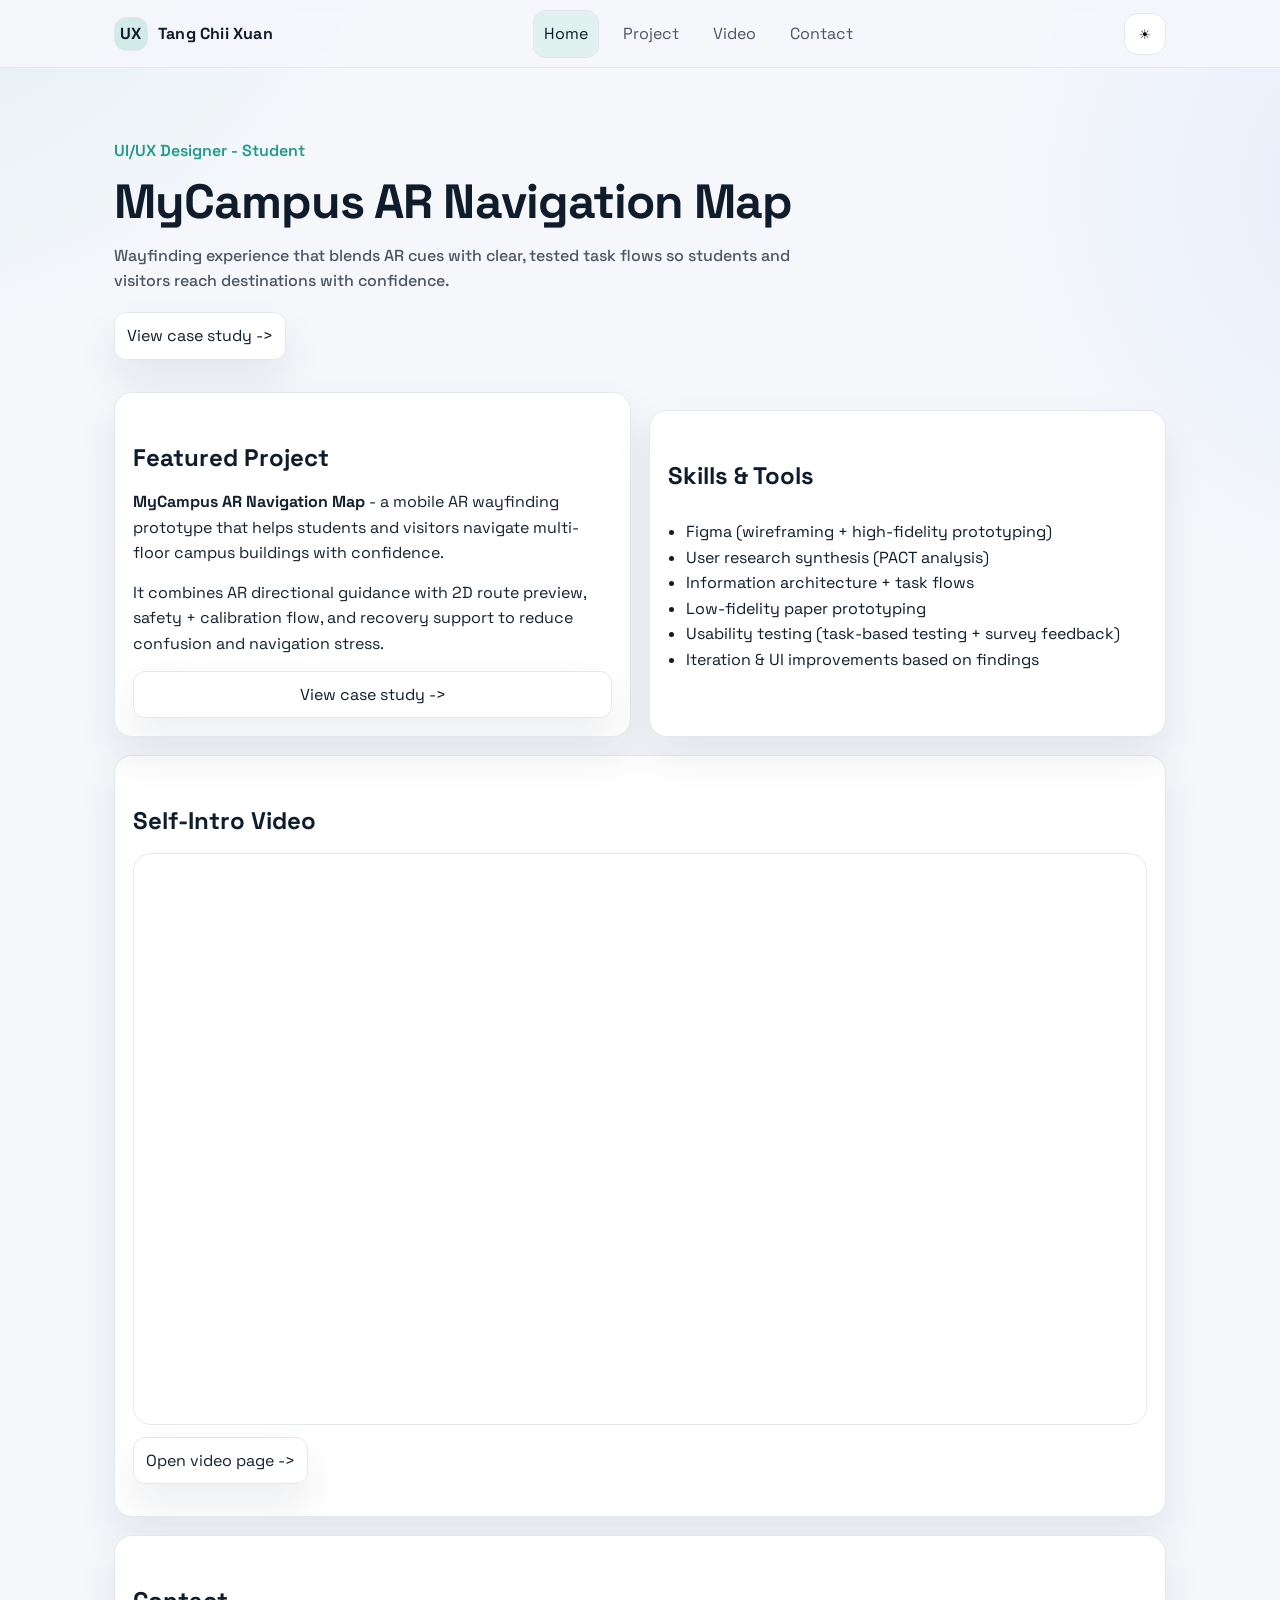
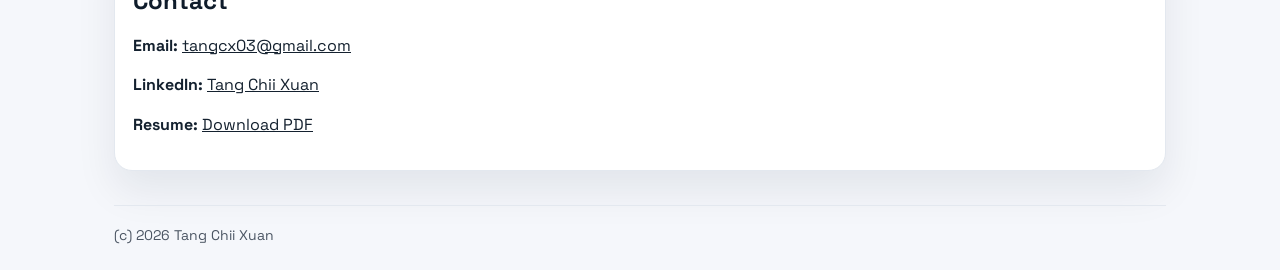
<file: index.html>
<!doctype html>
<html lang="en">
<head>
  <meta charset="utf-8" />
  <meta name="viewport" content="width=device-width, initial-scale=1" />
  <title>Tang Chii Xuan | UX Portfolio</title>
  <meta name="description" content="UX Portfolio website" />
  <link rel="stylesheet" href="styles.css" />
</head>

<body>
  <a class="skip-link" href="#main">Skip to content</a>

  <header class="site-header">
    <div class="container navbar">
      <a class="brand" href="index.html">
        <span class="brand-badge">UX</span>
        <span>Tang Chii Xuan</span>
      </a>

      <nav class="nav-links" aria-label="Primary navigation">
        <a data-nav href="index.html">Home</a>
        <a data-nav href="project-mycampus.html">Project</a>
        <a data-nav href="video.html">Video</a>
        <a data-nav href="contact.html">Contact</a>
      </nav>

      <div class="nav-actions">
        <button id="themeToggle" class="icon-btn" type="button" aria-label="Toggle theme">&#9728;</button>
        <button id="mobileToggle" class="icon-btn mobile-toggle" type="button" aria-label="Open menu" aria-expanded="false">&#9776;</button>
      </div>
    </div>

    <div id="mobilePanel" class="mobile-panel" aria-label="Mobile navigation">
      <div class="container">
        <a data-nav href="index.html">Home</a>
        <a data-nav href="project-mycampus.html">Project</a>
        <a data-nav href="video.html">Video</a>
        <a data-nav href="contact.html">Contact</a>
      </div>
    </div>
  </header>

  <main id="main" class="container">
    <section class="hero section" id="top">
      <div class="hero-grid">
        <div class="hero-panel">
          <p class="kicker">UI/UX Designer - Student</p>
          <h1 class="no-wrap">MyCampus AR Navigation Map</h1>
          <p class="hero-subtitle">
            Wayfinding experience that blends AR cues with clear, tested task flows so students and visitors reach destinations with confidence.
          </p>
          <div style="margin-top:18px;">
            <a class="btn" href="project-mycampus.html">View case study -></a>
          </div>
        </div>
      </div>
    </section>

    <div class="grid">
      <section class="card section" id="featured">
        <h2>Featured Project</h2>
        <p><strong>MyCampus AR Navigation Map</strong> - a mobile AR wayfinding prototype that helps students and visitors navigate multi-floor campus buildings with confidence.</p>
        <p>It combines AR directional guidance with 2D route preview, safety + calibration flow, and recovery support to reduce confusion and navigation stress.</p>
        <a class="btn" href="project-mycampus.html">View case study -></a>
      </section>

      <aside class="card section" id="skills">
        <h2>Skills &amp; Tools</h2>
        <ul>
          <li>Figma (wireframing + high-fidelity prototyping)</li>
          <li>User research synthesis (PACT analysis)</li>
          <li>Information architecture + task flows</li>
          <li>Low-fidelity paper prototyping</li>
          <li>Usability testing (task-based testing + survey feedback)</li>
          <li>Iteration & UI improvements based on findings</li>
        </ul>
      </aside>
    </div>

    <section class="card section" id="video">
      <h2>Self-Intro Video</h2>

      <div class="video-wrap" aria-label="Video embed">
        <iframe
          title="Self introduction video"
          src="https://www.youtube.com/embed/YOUR_VIDEO_ID"
          allow="accelerometer; autoplay; clipboard-write; encrypted-media; gyroscope; picture-in-picture"
          allowfullscreen></iframe>
      </div>

      <p style="margin-top:12px;">
        <a class="btn" href="video.html">Open video page -></a>
      </p>
    </section>

    <section class="card section" id="contact">
      <h2>Contact</h2>
      <p><strong>Email:</strong> <a href="tangcx03@gmail.com">tangcx03@gmail.com</a></p>
      <p><strong>LinkedIn:</strong> <a href="https://www.linkedin.com/in/chii-xuan-tang-4b27a32a1/" target="_blank" rel="noreferrer">Tang Chii Xuan</a></p>
      <p><strong>Resume:</strong> <a href="https://drive.google.com/file/d/1pa0JJZg_L-vephCv5WmP6ZIYGIN4iDEw/view?usp=sharing" target="_blank" rel="noreferrer">Download PDF</a></p>
    </section>

    <footer class="footer">(c) <span id="year"></span> Tang Chii Xuan</footer>
  </main>

  <button id="backToTop" class="top-btn" type="button" aria-label="Back to top">Top</button>

  <script src="main.js"></script>
  <script>
    document.getElementById("year").textContent = new Date().getFullYear();
  </script>
</body>
</html>
</file>
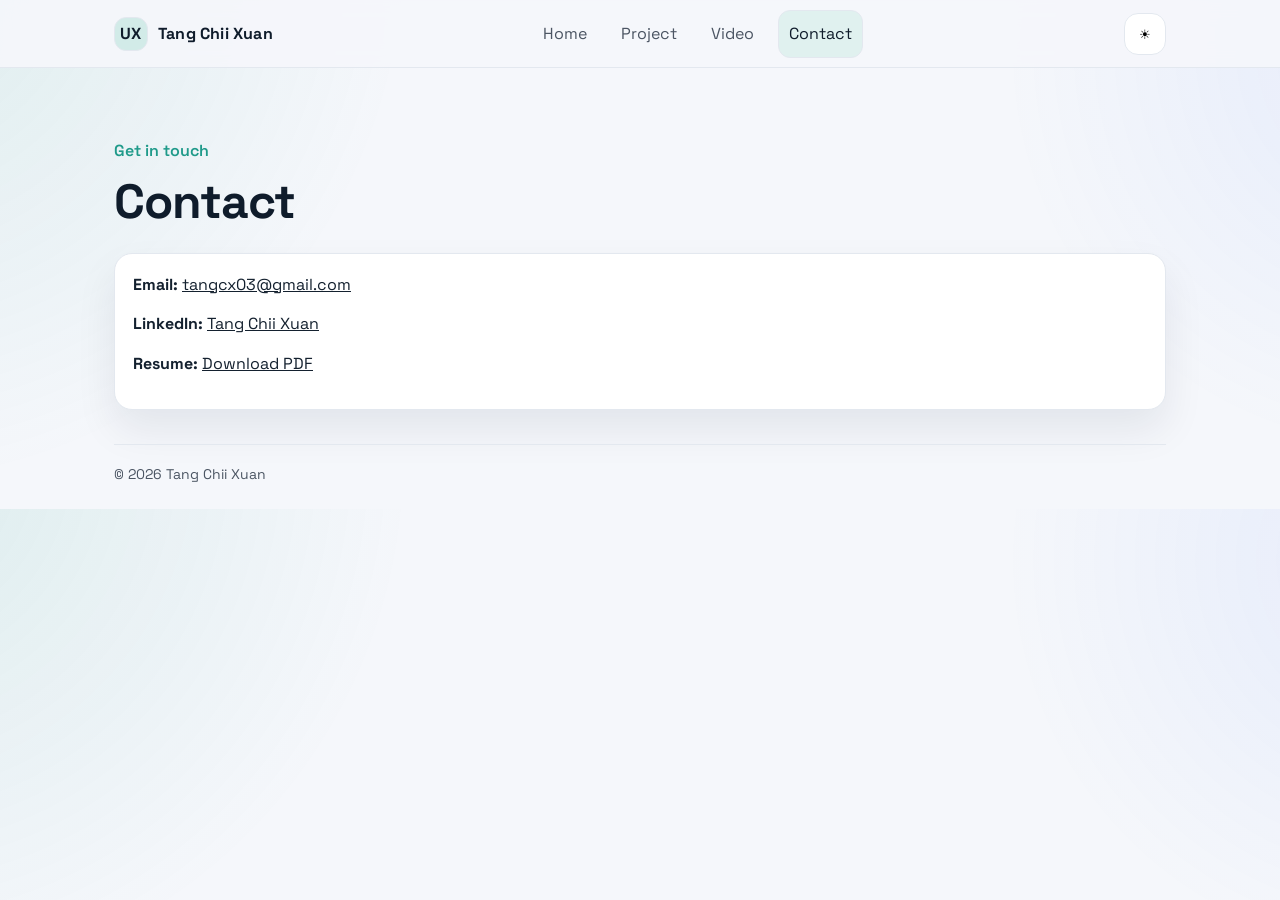
<file: contact.html>
<!doctype html>
<html lang="en">
<head>
  <meta charset="utf-8" />
  <meta name="viewport" content="width=device-width, initial-scale=1" />
  <title>Contact — UX Portfolio</title>
  <link rel="stylesheet" href="styles.css" />
</head>

<body>
  <a class="skip-link" href="#main">Skip to content</a>

  <header class="site-header">
    <div class="container navbar">
      <a class="brand" href="index.html">
        <span class="brand-badge">UX</span>
        <span>Tang Chii Xuan</span>
      </a>

      <nav class="nav-links" aria-label="Primary navigation">
        <a data-nav href="index.html">Home</a>
        <a data-nav href="project-mycampus.html">Project</a>
        <a data-nav href="video.html">Video</a>
        <a data-nav href="contact.html">Contact</a>
      </nav>

      <div class="nav-actions">
        <button id="themeToggle" class="icon-btn" type="button" aria-label="Toggle theme">&#9728;</button>
        <button id="mobileToggle" class="icon-btn mobile-toggle" type="button" aria-label="Open menu" aria-expanded="false">&#9776;</button>
      </div>
    </div>

    <div id="mobilePanel" class="mobile-panel" aria-label="Mobile navigation">
      <div class="container">
        <a data-nav href="index.html">Home</a>
        <a data-nav href="project-mycampus.html">Project</a>
        <a data-nav href="video.html">Video</a>
        <a data-nav href="contact.html">Contact</a>
      </div>
    </div>
  </header>

  <main id="main" class="container">
    <section class="hero">
      <p class="kicker">Get in touch</p>
      <h1>Contact</h1>
    </section>

    <section class="card">
      <p><strong>Email:</strong> <a href="tangcx03@gmail.com">tangcx03@gmail.com</a></p>
      <p><strong>LinkedIn:</strong> <a href="https://www.linkedin.com/in/chii-xuan-tang-4b27a32a1/" target="_blank" rel="noreferrer">Tang Chii Xuan</a></p>
      <p><strong>Resume:</strong> <a href="https://drive.google.com/file/d/1pa0JJZg_L-vephCv5WmP6ZIYGIN4iDEw/view?usp=sharing" target="_blank" rel="noreferrer">Download PDF</a></p>
    </section>

    <footer class="footer">© <span id="year"></span> Tang Chii Xuan</footer>
  </main>

  <button id="backToTop" class="top-btn" type="button" aria-label="Back to top">↑</button>

  <script src="main.js"></script>
  <script>
    document.getElementById("year").textContent = new Date().getFullYear();
  </script>
</body>
</html>
</file>
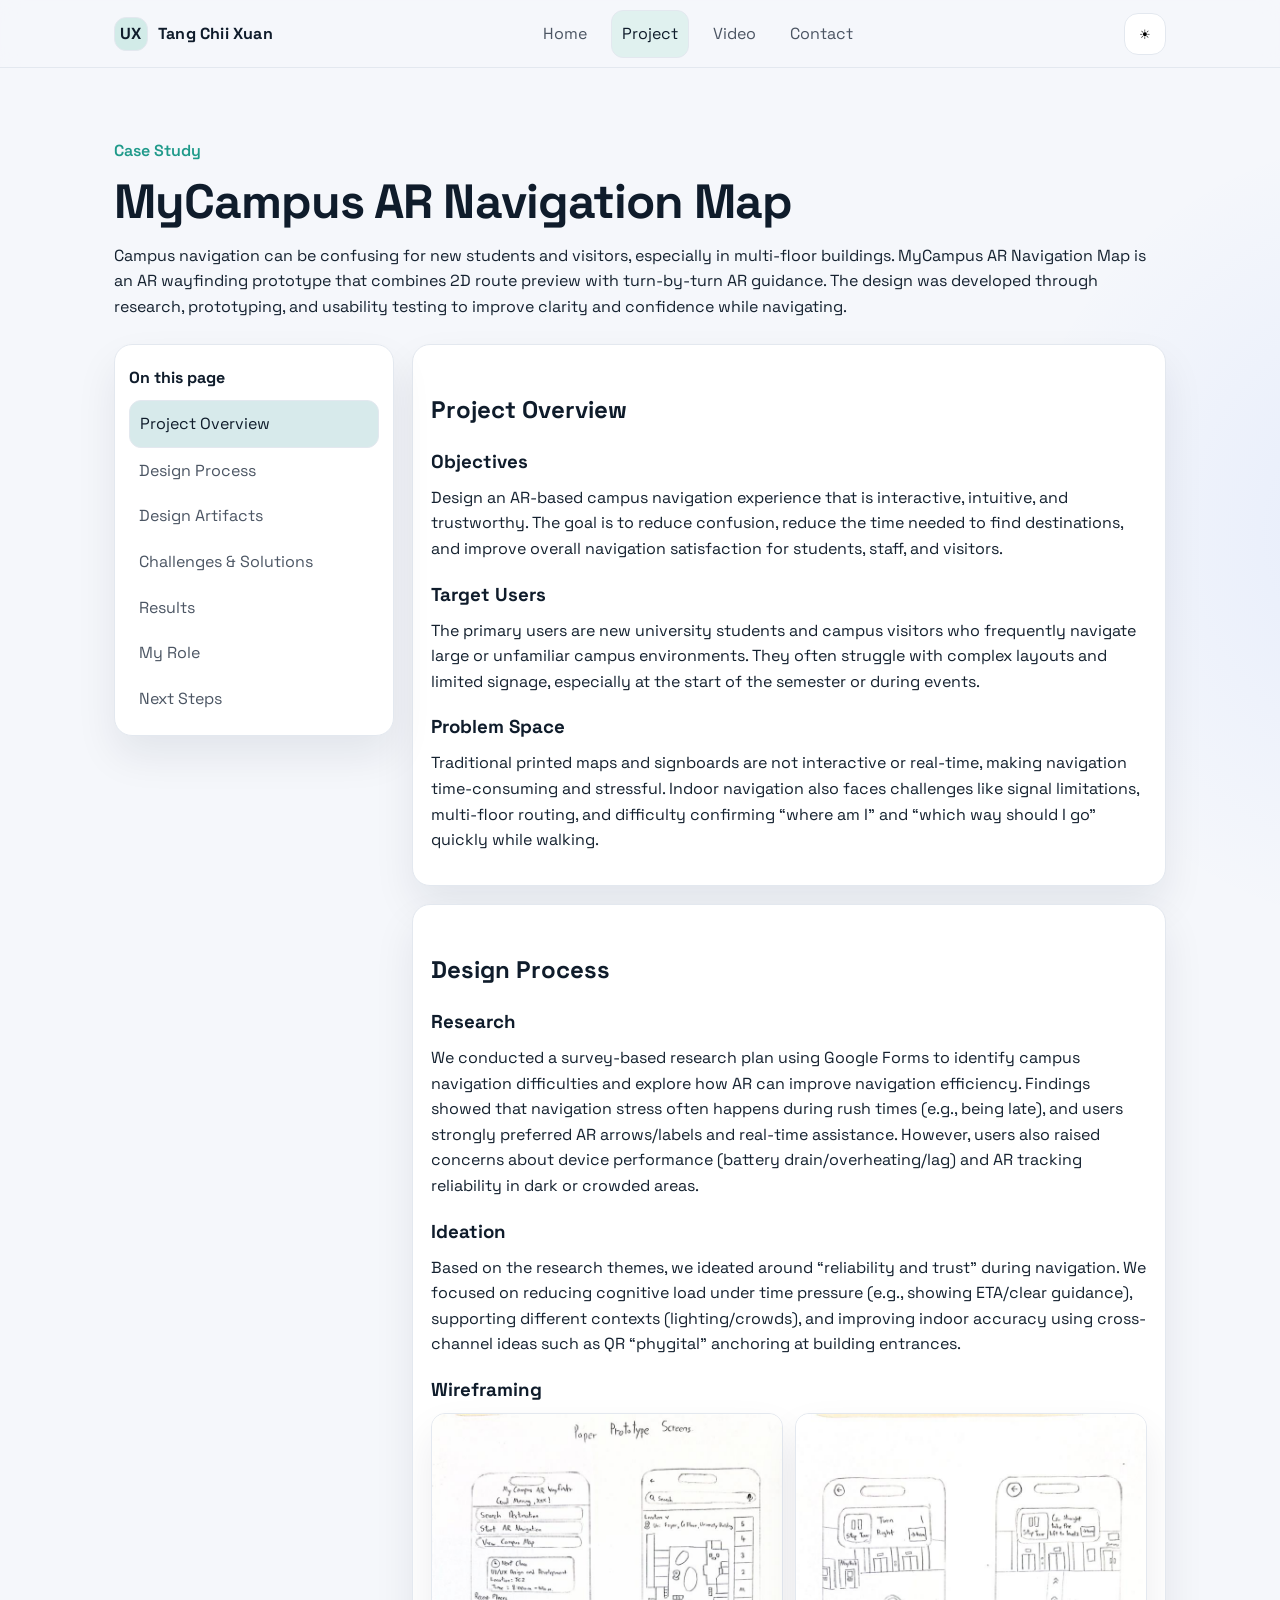
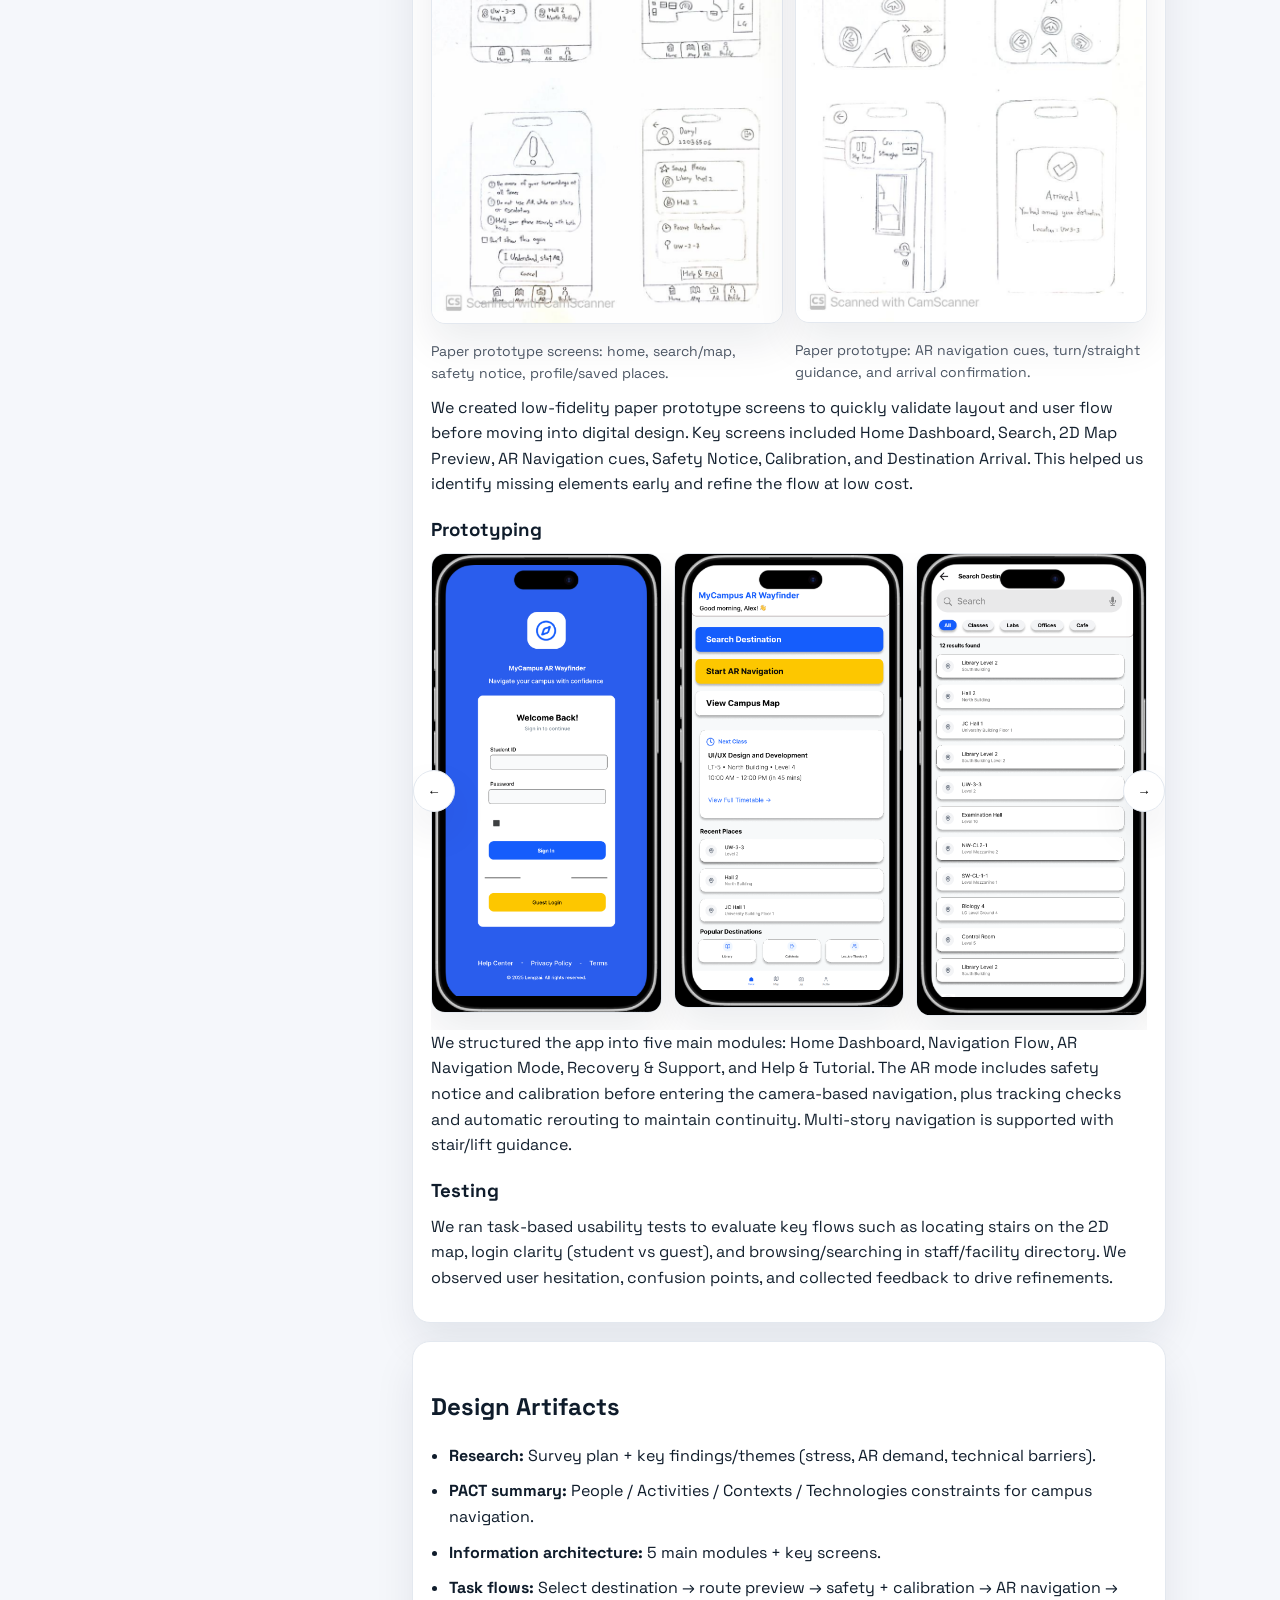
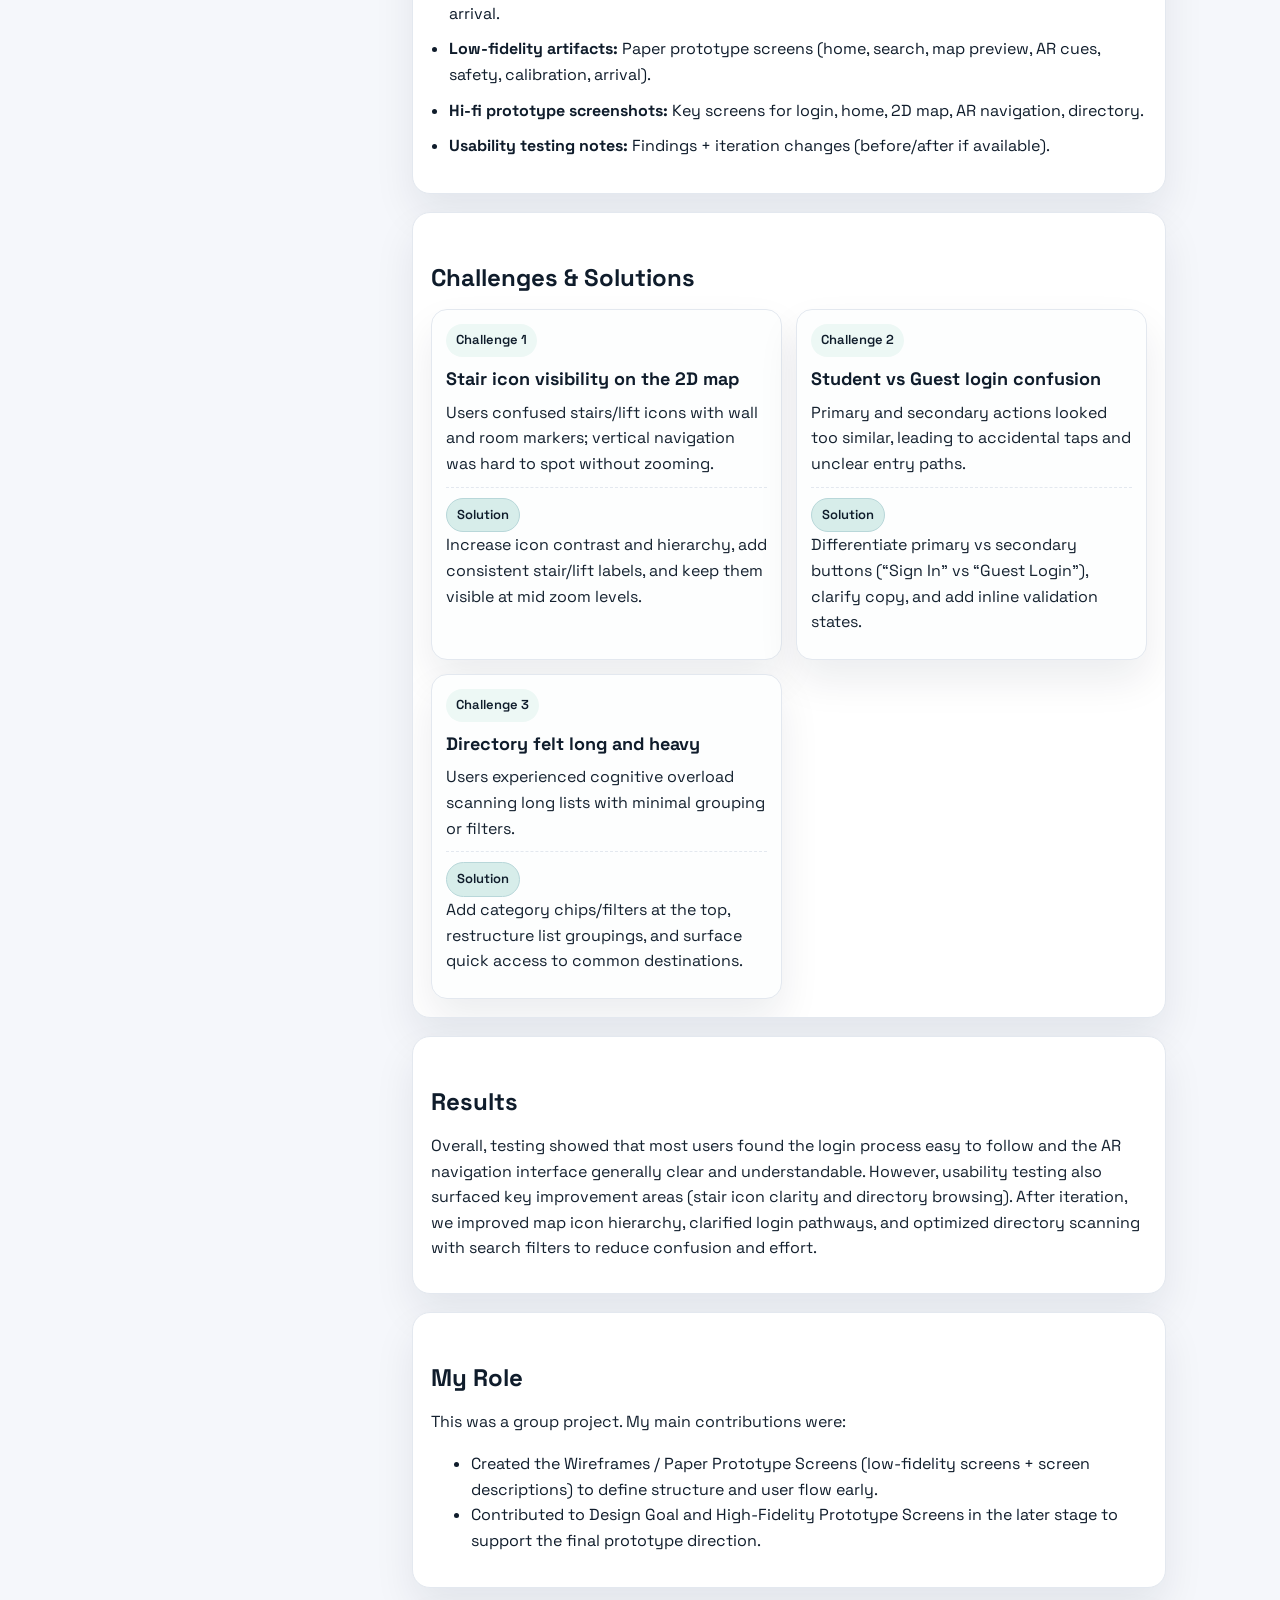
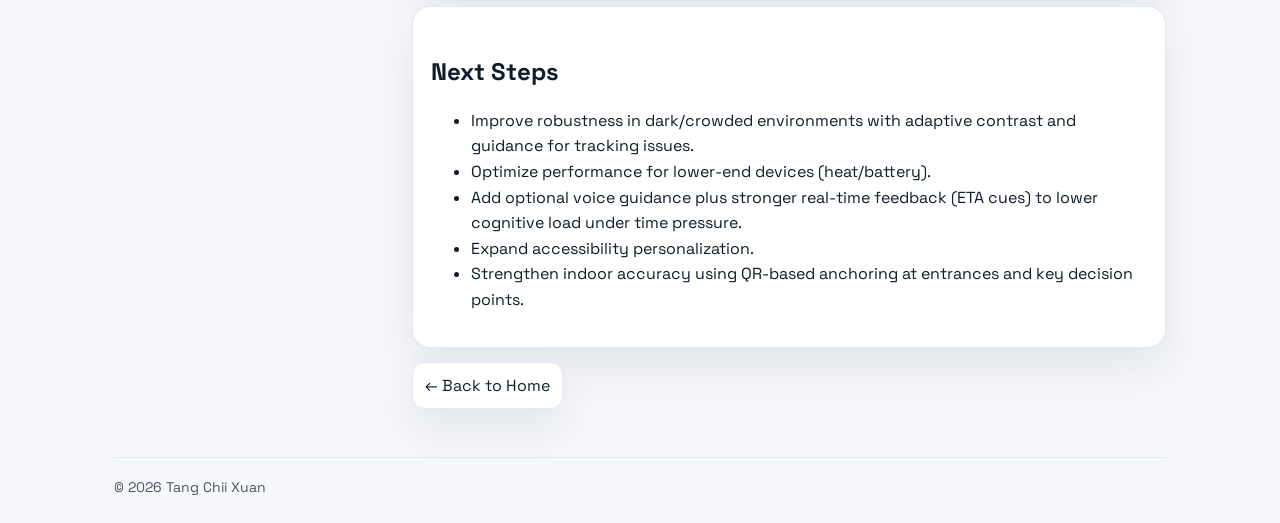
<file: project-mycampus.html>
<!doctype html>
<html lang="en">
<head>
  <meta charset="utf-8" />
  <meta name="viewport" content="width=device-width, initial-scale=1" />
  <title>MyCampus AR Navigation Map — Case Study</title>
  <meta name="description" content="UX case study: MyCampus AR Navigation Map" />
  <link rel="stylesheet" href="styles.css" />
</head>

<body>
  <a class="skip-link" href="#main">Skip to content</a>

  <header class="site-header">
    <div class="container navbar">
      <a class="brand" href="index.html">
        <span class="brand-badge">UX</span>
        <span>Tang Chii Xuan</span>
      </a>

      <nav class="nav-links" aria-label="Primary navigation">
        <a data-nav href="index.html">Home</a>
        <a data-nav href="project-mycampus.html">Project</a>
        <a data-nav href="video.html">Video</a>
        <a data-nav href="contact.html">Contact</a>
      </nav>

      <div class="nav-actions">
        <button id="themeToggle" class="icon-btn" type="button" aria-label="Toggle theme">&#9728;</button>
        <button id="mobileToggle" class="icon-btn mobile-toggle" type="button" aria-label="Open menu" aria-expanded="false">&#9776;</button>
      </div>
    </div>

    <div id="mobilePanel" class="mobile-panel" aria-label="Mobile navigation">
      <div class="container">
        <a data-nav href="index.html">Home</a>
        <a data-nav href="project-mycampus.html">Project</a>
        <a data-nav href="video.html">Video</a>
        <a data-nav href="contact.html">Contact</a>
      </div>
    </div>
  </header>

  <main id="main" class="container">
    <section class="hero">
      <p class="kicker">Case Study</p>
      <h1>MyCampus AR Navigation Map</h1>
      <p>Campus navigation can be confusing for new students and visitors, especially in multi-floor buildings. MyCampus AR Navigation Map is an AR wayfinding prototype that combines 2D route preview with turn-by-turn AR guidance. The design was developed through research, prototyping, and usability testing to improve clarity and confidence while navigating.</p>
      
    </section>

    <div class="case-layout">
      <aside class="toc" data-toc></aside>

      <article>
        <!-- REQUIRED: Project Overview -->
        <section class="card section" id="overview">
          <h2 id="project-overview">Project Overview</h2>
          <h3 id="objectives">Objectives</h3>
          <p>Design an AR-based campus navigation experience that is interactive, intuitive, and trustworthy. The goal is to reduce confusion, reduce the time needed to find destinations, and improve overall navigation satisfaction for students, staff, and visitors.</p>

          <h3 id="target-users">Target Users</h3>
          <p>The primary users are new university students and campus visitors who frequently navigate large or unfamiliar campus environments. They often struggle with complex layouts and limited signage, especially at the start of the semester or during events.</p>

          <h3 id="problem-space">Problem Space</h3>
          <p>Traditional printed maps and signboards are not interactive or real-time, making navigation time-consuming and stressful. Indoor navigation also faces challenges like signal limitations, multi-floor routing, and difficulty confirming “where am I” and “which way should I go” quickly while walking.</p>
        </section>

        <!-- REQUIRED: Design Process -->
        <section class="card section" id="process">
          <h2 id="design-process">Design Process</h2>

          <h3 id="research">Research</h3>
          <p>We conducted a survey-based research plan using Google Forms to identify campus navigation difficulties and explore how AR can improve navigation efficiency. Findings showed that navigation stress often happens during rush times (e.g., being late), and users strongly preferred AR arrows/labels and real-time assistance. However, users also raised concerns about device performance (battery drain/overheating/lag) and AR tracking reliability in dark or crowded areas.</p>

          <h3 id="ideation">Ideation</h3>
          <p>Based on the research themes, we ideated around “reliability and trust” during navigation. We focused on reducing cognitive load under time pressure (e.g., showing ETA/clear guidance), supporting different contexts (lighting/crowds), and improving indoor accuracy using cross-channel ideas such as QR “phygital” anchoring at building entrances.</p>

                    <h3 id="wireframing">Wireframing</h3>
          <div class="wireframe-gallery">
            <figure>
              <img src="paper prototype 1.jpeg" alt="Paper prototype sketches showing AR navigation cues and arrival screens" loading="lazy" />
              <figcaption>Paper prototype screens: home, search/map, safety notice, profile/saved places.</figcaption>
            </figure>
            <figure>
              <img src="paper prototype 2.jpeg" alt="Paper prototype sketches for home, search, map, safety, and profile screens" loading="lazy" />
              <figcaption>Paper prototype: AR navigation cues, turn/straight guidance, and arrival confirmation.</figcaption>
            </figure>
          </div>
          <p>We created low-fidelity paper prototype screens to quickly validate layout and user flow before moving into digital design. Key screens included Home Dashboard, Search, 2D Map Preview, AR Navigation cues, Safety Notice, Calibration, and Destination Arrival. This helped us identify missing elements early and refine the flow at low cost.</p>

          <h3 id="prototyping">Prototyping</h3>
          <div class="proto-carousel">
            <button class="proto-nav prev" type="button" aria-label="Previous screens">&#8592;</button>
            <div class="proto-slider-window">
              <div class="proto-slider-track">
                <figure><img src="d1.png" alt="Hi-fi login screen" loading="lazy" /></figure>
                <figure><img src="d2.png" alt="Hi-fi home screen with quick actions" loading="lazy" /></figure>
                <figure><img src="d3.png" alt="Search results list" loading="lazy" /></figure>
                <figure><img src="d4.png" alt="Safety notice before AR" loading="lazy" /></figure>
                <figure><img src="d5.png" alt="AR calibration step" loading="lazy" /></figure>
                <figure><img src="d6.png" alt="Profile and saved places" loading="lazy" /></figure>
                <figure><img src="d7.png" alt="2D map view" loading="lazy" /></figure>
                <figure><img src="d8.png" alt="AR navigation hallway view" loading="lazy" /></figure>
                <figure><img src="d9.png" alt="AR navigation lobby view" loading="lazy" /></figure>
                <figure><img src="d10.png" alt="Arrival confirmation screen" loading="lazy" /></figure>
                <figure><img src="d11.png" alt="Route summary start screen" loading="lazy" /></figure>
              </div>
            </div>
            <button class="proto-nav next" type="button" aria-label="Next screens">&#8594;</button>
          </div>
          <p>We structured the app into five main modules: Home Dashboard, Navigation Flow, AR Navigation Mode, Recovery & Support, and Help & Tutorial. The AR mode includes safety notice and calibration before entering the camera-based navigation, plus tracking checks and automatic rerouting to maintain continuity. Multi-story navigation is supported with stair/lift guidance.</p>

          <h3 id="testing">Testing</h3>
          <p>We ran task-based usability tests to evaluate key flows such as locating stairs on the 2D map, login clarity (student vs guest), and browsing/searching in staff/facility directory. We observed user hesitation, confusion points, and collected feedback to drive refinements.</p>
        </section>

        <!-- REQUIRED: Design Artifacts -->
                <section class="card section" id="artifacts">
          <h2 id="design-artifacts">Design Artifacts</h2>

          <ul class="artifact-points">
            <li><strong>Research:</strong> Survey plan + key findings/themes (stress, AR demand, technical barriers).</li>
            <li><strong>PACT summary:</strong> People / Activities / Contexts / Technologies constraints for campus navigation.</li>
            <li><strong>Information architecture:</strong> 5 main modules + key screens.</li>
            <li><strong>Task flows:</strong> Select destination → route preview → safety + calibration → AR navigation → arrival.</li>
            <li><strong>Low-fidelity artifacts:</strong> Paper prototype screens (home, search, map preview, AR cues, safety, calibration, arrival).</li>
            <li><strong>Hi-fi prototype screenshots:</strong> Key screens for login, home, 2D map, AR navigation, directory.</li>
            <li><strong>Usability testing notes:</strong> Findings + iteration changes (before/after if available).</li>
          </ul>
        </section>

        <!-- REQUIRED: Challenges & Solutions -->
        <section class="card section" id="challenges">
          <h2 id="challenges-solutions">Challenges & Solutions</h2>
          <div class="challenge-list">
            <article class="challenge-item">
              <header>
                <span class="pill">Challenge 1</span>
                <h3>Stair icon visibility on the 2D map</h3>
              </header>
              <p>Users confused stairs/lift icons with wall and room markers; vertical navigation was hard to spot without zooming.</p>
              <div class="solution-block">
                <span class="pill pill-solution">Solution</span>
                <p>Increase icon contrast and hierarchy, add consistent stair/lift labels, and keep them visible at mid zoom levels.</p>
              </div>
            </article>

            <article class="challenge-item">
              <header>
                <span class="pill">Challenge 2</span>
                <h3>Student vs Guest login confusion</h3>
              </header>
              <p>Primary and secondary actions looked too similar, leading to accidental taps and unclear entry paths.</p>
              <div class="solution-block">
                <span class="pill pill-solution">Solution</span>
                <p>Differentiate primary vs secondary buttons (“Sign In” vs “Guest Login”), clarify copy, and add inline validation states.</p>
              </div>
            </article>

            <article class="challenge-item">
              <header>
                <span class="pill">Challenge 3</span>
                <h3>Directory felt long and heavy</h3>
              </header>
              <p>Users experienced cognitive overload scanning long lists with minimal grouping or filters.</p>
              <div class="solution-block">
                <span class="pill pill-solution">Solution</span>
                <p>Add category chips/filters at the top, restructure list groupings, and surface quick access to common destinations.</p>
              </div>
            </article>
          </div>
        </section>

        <!-- REQUIRED: Results -->
        <section class="card section" id="results">
          <h2 id="results-section">Results</h2>
          <p>Overall, testing showed that most users found the login process easy to follow and the AR navigation interface generally clear and understandable. However, usability testing also surfaced key improvement areas (stair icon clarity and directory browsing). After iteration, we improved map icon hierarchy, clarified login pathways, and optimized directory scanning with search filters to reduce confusion and effort.</p>
        </section>

        <!-- REQUIRED: Your Role -->
        <section class="card section" id="role">
          <h2 id="your-role">My Role</h2>
          <p>This was a group project. My main contributions were:</p>
          <ul>
            <li>Created the Wireframes / Paper Prototype Screens (low-fidelity screens + screen descriptions) to define structure and user flow early.</li>
            <li>Contributed to Design Goal and High-Fidelity Prototype Screens in the later stage to support the final prototype direction.</li>
          </ul>
        </section>

        <section class="card section" id="next">
          <h2 id="next-steps">Next Steps</h2>
          <ul>
            <li>Improve robustness in dark/crowded environments with adaptive contrast and guidance for tracking issues.</li>
            <li>Optimize performance for lower-end devices (heat/battery).</li>
            <li>Add optional voice guidance plus stronger real-time feedback (ETA cues) to lower cognitive load under time pressure.</li>
            <li>Expand accessibility personalization.</li>
            <li>Strengthen indoor accuracy using QR-based anchoring at entrances and key decision points.</li>
          </ul>
        </section>

        <p style="margin-top:14px;">
          <a class="btn" href="index.html">← Back to Home</a>
        </p>
      </article>
    </div>

    <footer class="footer">
      © <span id="year"></span> Tang Chii Xuan
    </footer>
  </main>

  <button id="backToTop" class="top-btn" type="button" aria-label="Back to top">↑</button>

  <script src="main.js"></script>
  <script>
    document.getElementById("year").textContent = new Date().getFullYear();
  </script>
</body>
</html>
</file>
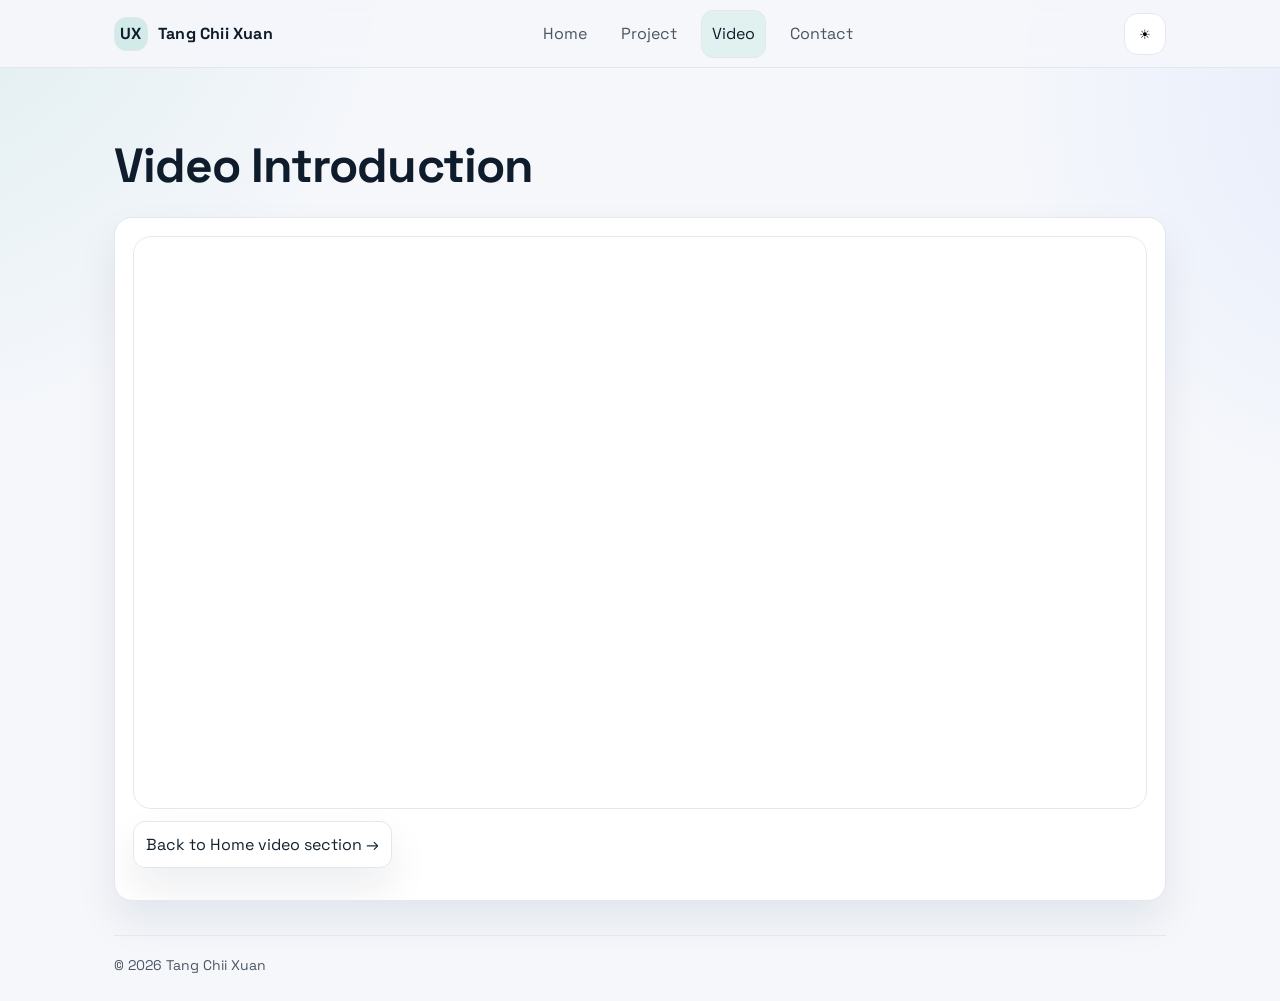
<file: video.html>
<!doctype html>
<html lang="en">
<head>
  <meta charset="utf-8" />
  <meta name="viewport" content="width=device-width, initial-scale=1" />
  <title>Self-Intro Video — UX Portfolio</title>
  <link rel="stylesheet" href="styles.css" />
</head>

<body>
  <a class="skip-link" href="#main">Skip to content</a>

  <header class="site-header">
    <div class="container navbar">
      <a class="brand" href="index.html">
        <span class="brand-badge">UX</span>
        <span>Tang Chii Xuan</span>
      </a>

      <nav class="nav-links" aria-label="Primary navigation">
        <a data-nav href="index.html">Home</a>
        <a data-nav href="project-mycampus.html">Project</a>
        <a data-nav href="video.html">Video</a>
        <a data-nav href="contact.html">Contact</a>
      </nav>

      <div class="nav-actions">
        <button id="themeToggle" class="icon-btn" type="button" aria-label="Toggle theme">&#9728;</button>
        <button id="mobileToggle" class="icon-btn mobile-toggle" type="button" aria-label="Open menu" aria-expanded="false">&#9776;</button>
      </div>
    </div>

    <div id="mobilePanel" class="mobile-panel" aria-label="Mobile navigation">
      <div class="container">
        <a data-nav href="index.html">Home</a>
        <a data-nav href="project-mycampus.html">Project</a>
        <a data-nav href="video.html">Video</a>
        <a data-nav href="contact.html">Contact</a>
      </div>
    </div>
  </header>

  <main id="main" class="container">
    <section class="hero">
      <h1>Video Introduction</h1>
    </section>

    <section class="card">
      <div class="video-wrap">
        <iframe
          title="Self introduction video"
          src="https://www.youtube.com/embed/YOUR_VIDEO_ID"
          allowfullscreen></iframe>
      </div>

      <p style="margin-top:12px;">
        <a class="btn" href="index.html#video">Back to Home video section →</a>
      </p>
    </section>

    <footer class="footer">© <span id="year"></span> Tang Chii Xuan</footer>
  </main>

  <button id="backToTop" class="top-btn" type="button" aria-label="Back to top">↑</button>

  <script src="main.js"></script>
  <script>
    document.getElementById("year").textContent = new Date().getFullYear();
  </script>
</body>
</html>
</file>
<file: styles.css>
@import url('https://fonts.googleapis.com/css2?family=Space+Grotesk:wght@400;500;600;700&display=swap');

:root{
  --bg: #f5f7fb;
  --text: #0f1c2b;
  --muted: #4b5563;
  --card: #ffffff;
  --border: #e3e8ef;
  --shadow: 0 20px 40px rgba(4, 28, 45, .08);
  --radius: 18px;
  --max: 1100px;
  --headerH: 68px;
  --accent: #1f9a8a;
  --accent-soft: #e8f6f3;
  --accent-2: #f3f1ff;
}

[data-theme="dark"]{
  --bg: #0b0f17;
  --text: #e9eef6;
  --muted: #a8b3c6;
  --card: #0f1623;
  --border: #1f2a3a;
  --shadow: 0 10px 30px rgba(0,0,0,.35);
  --accent: #7aa7ff;
}

*{ box-sizing:border-box; }
html{ scroll-behavior:smooth; }
body{
  margin:0;
  font-family: "Space Grotesk", system-ui, -apple-system, Segoe UI, Arial, sans-serif;
  line-height:1.6;
  background:
    radial-gradient(1200px at -10% -10%, rgba(31,154,138,.12), transparent 45%),
    radial-gradient(900px at 110% 10%, rgba(44,105,255,.08), transparent 45%),
    var(--bg);
  color:var(--text);
}

a{ color:inherit; }
.container{
  max-width:var(--max);
  margin:0 auto;
  padding: 24px;
}

.skip-link{
  position:absolute; left:-999px; top:10px;
  background:var(--bg);
  color:var(--text);
  border:1px solid var(--border);
  padding:8px 12px;
  border-radius:10px;
  z-index:9999;
}
.skip-link:focus{ left:10px; }

.site-header{
  position:sticky;
  top:0;
  z-index:999;
  height:var(--headerH);
  background: color-mix(in srgb, var(--bg) 90%, transparent);
  backdrop-filter: blur(10px);
  border-bottom:1px solid var(--border);
}

.navbar{
  height:var(--headerH);
  display:flex;
  align-items:center;
  justify-content:space-between;
  gap:16px;
}

.brand{
  display:flex;
  align-items:center;
  gap:10px;
  text-decoration:none;
  font-weight:700;
  letter-spacing:.2px;
}
.brand-badge{
  width:34px; height:34px;
  border-radius:12px;
  background: color-mix(in srgb, var(--accent) 20%, var(--card));
  border: 1px solid var(--border);
  display:grid;
  place-items:center;
  font-weight:800;
}

.nav-links{
  display:flex;
  align-items:center;
  gap:14px;
}
.nav-links a{
  text-decoration:none;
  padding:10px 10px;
  border-radius:12px;
  color:var(--muted);
}
.nav-links a:hover{
  background: color-mix(in srgb, var(--card) 70%, transparent);
  color:var(--text);
}
.nav-links a[aria-current="page"]{
  color:var(--text);
  background: color-mix(in srgb, var(--accent) 14%, var(--card));
  border: 1px solid var(--border);
}

.nav-actions{
  display:flex;
  align-items:center;
  gap:10px;
}

.btn{
  display:inline-flex;
  align-items:center;
  justify-content:center;
  gap:8px;
  padding:10px 12px;
  border-radius:12px;
  border:1px solid var(--border);
  background:var(--card);
  box-shadow: var(--shadow);
  cursor:pointer;
  text-decoration:none;
}
.btn:hover{ filter: brightness(1.02); }
.btn:active{ transform: translateY(1px); }

.icon-btn{
  width:42px; height:42px;
  padding:0;
  border-radius:14px;
  border:1px solid var(--border);
  background:var(--card);
  cursor:pointer;
}
.icon-btn:hover{ filter: brightness(1.02); }

.mobile-toggle{ display:none; }

.mobile-panel{
  display:none;
  border-top:1px solid var(--border);
  background:var(--bg);
}
.mobile-panel .container{
  padding-top:12px;
  padding-bottom:12px;
}
.mobile-panel a{
  display:block;
  text-decoration:none;
  padding:12px 12px;
  border-radius:12px;
  color:var(--muted);
}
.mobile-panel a:hover{
  background: color-mix(in srgb, var(--card) 70%, transparent);
  color:var(--text);
}
.mobile-panel a[aria-current="page"]{
  color:var(--text);
  background: color-mix(in srgb, var(--accent) 14%, var(--card));
  border: 1px solid var(--border);
}

.hero{
  padding: 46px 0 10px;
}
.kicker{
  color:var(--accent);
  margin:0 0 10px;
  font-weight:600;
}
h1{ font-size: clamp(30px, 4.2vw, 48px); line-height:1.15; margin:0 0 14px; letter-spacing:-0.02em; }
h2{ margin: 28px 0 12px; font-size: 24px; }
h3{ margin: 18px 0 8px; }
p{ margin: 0 0 14px; color: color-mix(in srgb, var(--text) 92%, var(--muted)); }

.hero-grid{
  display:grid;
  grid-template-columns: 1.05fr .95fr;
  gap:24px;
  align-items:center;
}

.hero-panel{
  padding:0 0 4px;
}

.hero-subtitle{
  color:var(--muted);
  font-weight:500;
}

.chip-row{
  display:flex;
  flex-wrap:wrap;
  gap:10px;
  margin-top:16px;
}
.chip{
  display:inline-flex;
  align-items:center;
  gap:8px;
  padding:10px 12px;
  border-radius:999px;
  border:1px solid var(--border);
  background:var(--card);
  box-shadow: var(--shadow);
  font-weight:600;
  color:var(--text);
}
.chip small{ color:var(--muted); font-weight:500; }

.hero-map-card{
  position:relative;
  padding:20px;
  border:1px solid var(--border);
  border-radius: var(--radius);
  background: linear-gradient(155deg, rgba(31,154,138,.12), rgba(44,105,255,.12)), var(--card);
  box-shadow: var(--shadow);
  overflow:hidden;
  min-height: 220px;
}
.hero-map-card:before,
.hero-map-card:after{
  content:"";
  position:absolute;
  border-radius:999px;
  filter: blur(40px);
  opacity:0.35;
}
.hero-map-card:before{
  width:260px; height:120px;
  background: rgba(31,154,138,.35);
  top:-40px; right:-70px;
}
.hero-map-card:after{
  width:220px; height:140px;
  background: rgba(44,105,255,.25);
  bottom:-60px; left:-60px;
}
.hero-map-card h3{
  margin:0 0 6px;
}
.hero-map-card p{
  max-width: 28ch;
}
.hero-map-card .route{
  margin-top:16px;
  display:grid;
  grid-template-columns: repeat(3, minmax(0,1fr));
  gap:10px;
}
.route .node{
  background: color-mix(in srgb, var(--card) 88%, transparent);
  border:1px dashed color-mix(in srgb, var(--accent) 35%, var(--border));
  border-radius:12px;
  padding:10px;
  text-align:center;
  font-weight:600;
  color:var(--text);
}
.route .node small{
  display:block;
  color:var(--muted);
  font-weight:500;
}
.hero-map-card .legend{
  display:flex;
  gap:12px;
  align-items:center;
  margin-top:14px;
  color:var(--muted);
  font-size:14px;
}
.legend .dot{
  width:12px; height:12px;
  border-radius:999px;
  background:var(--accent);
  box-shadow:0 0 0 6px rgba(31,154,138,.12);
}

.no-wrap{ white-space:nowrap; }
@media (max-width: 640px){
  .no-wrap{ white-space:normal; }
}

.grid{
  display:grid;
  grid-template-columns: repeat(2, minmax(0, 1fr));
  gap:18px;
  align-items:stretch;
}

.section + .grid{ 
  margin-top:18px; 
}

.grid > .card{
  display:flex;
  flex-direction:column;
  min-height: 280px;
}

/* ✅ makes the Featured card fill height nicely */
#featured .btn{
  margin-top:auto;
}

/* ✅ remove extra space added by default UL margins */
#skills ul{
  margin: 12px 0 0;
  padding-left: 18px;
}


/* Challenges list */
.challenge-list{
  display:grid;
  grid-template-columns: repeat(auto-fit, minmax(240px, 1fr));
  gap:14px;
}
.challenge-item{
  background: color-mix(in srgb, var(--card) 90%, var(--accent-soft));
  border:1px solid var(--border);
  border-radius:16px;
  padding:14px;
  box-shadow: var(--shadow);
}
.challenge-item h3{
  margin:8px 0 6px;
  font-size:18px;
}
.challenge-item p{
  margin:0 0 10px;
}
.pill{
  display:inline-flex;
  align-items:center;
  gap:6px;
  padding:6px 10px;
  border-radius:999px;
  background: color-mix(in srgb, var(--accent-soft) 80%, var(--card));
  color:var(--text);
  font-weight:600;
  font-size:13px;
}
.pill-solution{
  background: color-mix(in srgb, var(--accent) 18%, var(--card));
  border:1px solid color-mix(in srgb, var(--accent) 22%, var(--border));
}
.solution-block{
  border-top:1px dashed var(--border);
  padding-top:10px;
}

.artifact-points{
  padding-left: 18px;
}
.artifact-points li + li{
  margin-top:10px;
}

.wireframe-gallery{
  display:grid;
  grid-template-columns: repeat(auto-fit, minmax(260px, 1fr));
  gap:12px;
  margin-bottom:10px;
}
.wireframe-gallery figure{
  margin:0;
}
.wireframe-gallery img{
  width:100%;
  border-radius:14px;
  border:1px solid var(--border);
  box-shadow: var(--shadow);
}

.proto-gallery{
  display:grid;
  grid-template-columns: repeat(auto-fit, minmax(220px, 1fr));
  gap:12px;
  margin-bottom:10px;
}
.proto-gallery figure{ margin:0; }
.proto-gallery img{
  width:100%;
  border-radius:14px;
  border:1px solid var(--border);
  box-shadow: var(--shadow);
}

/* Proto slider */
.proto-carousel{
  position:relative;
}
.proto-slider-window{
  overflow:hidden;
}
.proto-slider-track{
  display:flex;
  gap:12px;
  scroll-behavior:smooth;
}
.proto-slider-track figure{
  margin:0;
  flex:0 0 calc(33.333% - 8px);
}
.proto-slider-track img{
  width:100%;
  border-radius:14px;
  border:1px solid var(--border);
  box-shadow: var(--shadow);
}
.proto-nav{
  position:absolute;
  top:50%;
  transform: translateY(-50%);
  display:flex;
  align-items:center;
  justify-content:center;
  width:42px; height:42px;
  border-radius:50%;
  border:1px solid var(--border);
  background:var(--card);
  box-shadow: var(--shadow);
  cursor:pointer;
}
.proto-nav:hover{ filter:brightness(1.02); }
.proto-nav.prev{ left:-18px; }
.proto-nav.next{ right:-18px; }

@media (max-width: 900px){
  .proto-slider-track figure{ flex:0 0 calc(50% - 8px); }
  .proto-nav.prev{ left:-6px; }
  .proto-nav.next{ right:-6px; }
}
@media (max-width: 640px){
  .proto-slider-track figure{ flex:0 0 100%; }
  .proto-nav{ display:none; }
}

/* Push Featured button to the bottom */
#featured .btn{
  margin-top:auto;
}

.grid + .card.section{ margin-top:18px; }
.card{
  background:var(--card);
  border:1px solid var(--border);
  border-radius:var(--radius);
  padding:18px;
  box-shadow:var(--shadow);
  overflow:hidden; /* IMPORTANT: prevents button shadow from spilling outside */
}

.card.section + .card.section{
  margin-top:18px;
}
.card small{ color:var(--muted); }

.badges{
  display:flex;
  flex-wrap:wrap;
  gap:8px;
  margin-top: 10px;
}
.badge{
  display:inline-flex;
  align-items:center;
  padding:8px 10px;
  border-radius:999px;
  border:1px solid var(--border);
  background: color-mix(in srgb, var(--card) 75%, transparent);
  color: var(--muted);
  font-size:14px;
}

.section{
  scroll-margin-top: calc(var(--headerH) + 18px);
}

.video-wrap{
  position:relative;
  padding-top:56.25%;
  border-radius:var(--radius);
  overflow:hidden;
  border:1px solid var(--border);
  background: color-mix(in srgb, var(--card) 70%, transparent);
}
.video-wrap iframe{
  position:absolute; inset:0;
  width:100%; height:100%;
  border:0;
}

.footer{
  margin-top: 34px;
  padding-top: 18px;
  border-top:1px solid var(--border);
  color:var(--muted);
  font-size:14px;
}

.case-layout{
  display:grid;
  grid-template-columns: 280px 1fr;
  gap:18px;
}
.case-layout article .card + .card{
  margin-top:18px;
}
.toc{
  position:sticky;
  top: calc(var(--headerH) + 16px);
  align-self:start;
  background:var(--card);
  border:1px solid var(--border);
  border-radius:var(--radius);
  padding:14px;
  box-shadow:var(--shadow);
}
.toc h3{ margin: 6px 0 10px; font-size: 16px; }
.toc a{
  display:block;
  padding:10px 10px;
  border-radius:12px;
  text-decoration:none;
  color:var(--muted);
}
.toc a:hover{ background: color-mix(in srgb, var(--bg) 70%, transparent); color:var(--text); }
.toc a.active{ color:var(--text); background: color-mix(in srgb, var(--accent) 14%, var(--bg)); border:1px solid var(--border); }

figure{
  margin: 14px 0;
}
figure img{
  width:100%;
  border-radius:14px;
  border:1px solid var(--border);
  background:var(--bg);
}
figcaption{
  color:var(--muted);
  font-size:14px;
  margin-top:8px;
}

.top-btn{
  position:fixed;
  right:18px;
  bottom:18px;
  display:none;
  width:46px; height:46px;
  border-radius:16px;
  border:1px solid var(--border);
  background:var(--card);
  box-shadow:var(--shadow);
  cursor:pointer;
}
.top-btn.show{ display:block; }

@media (max-width: 900px){
  .hero-grid{ grid-template-columns: 1fr; }
  .grid{ grid-template-columns: 1fr; }
  .case-layout{ grid-template-columns: 1fr; }
  .toc{ position:relative; top:0; }
}

@media (max-width: 720px){
  .nav-links{ display:none; }
  .mobile-toggle{ display:inline-flex; }
  .mobile-panel.open{ display:block; }
}
</file>
